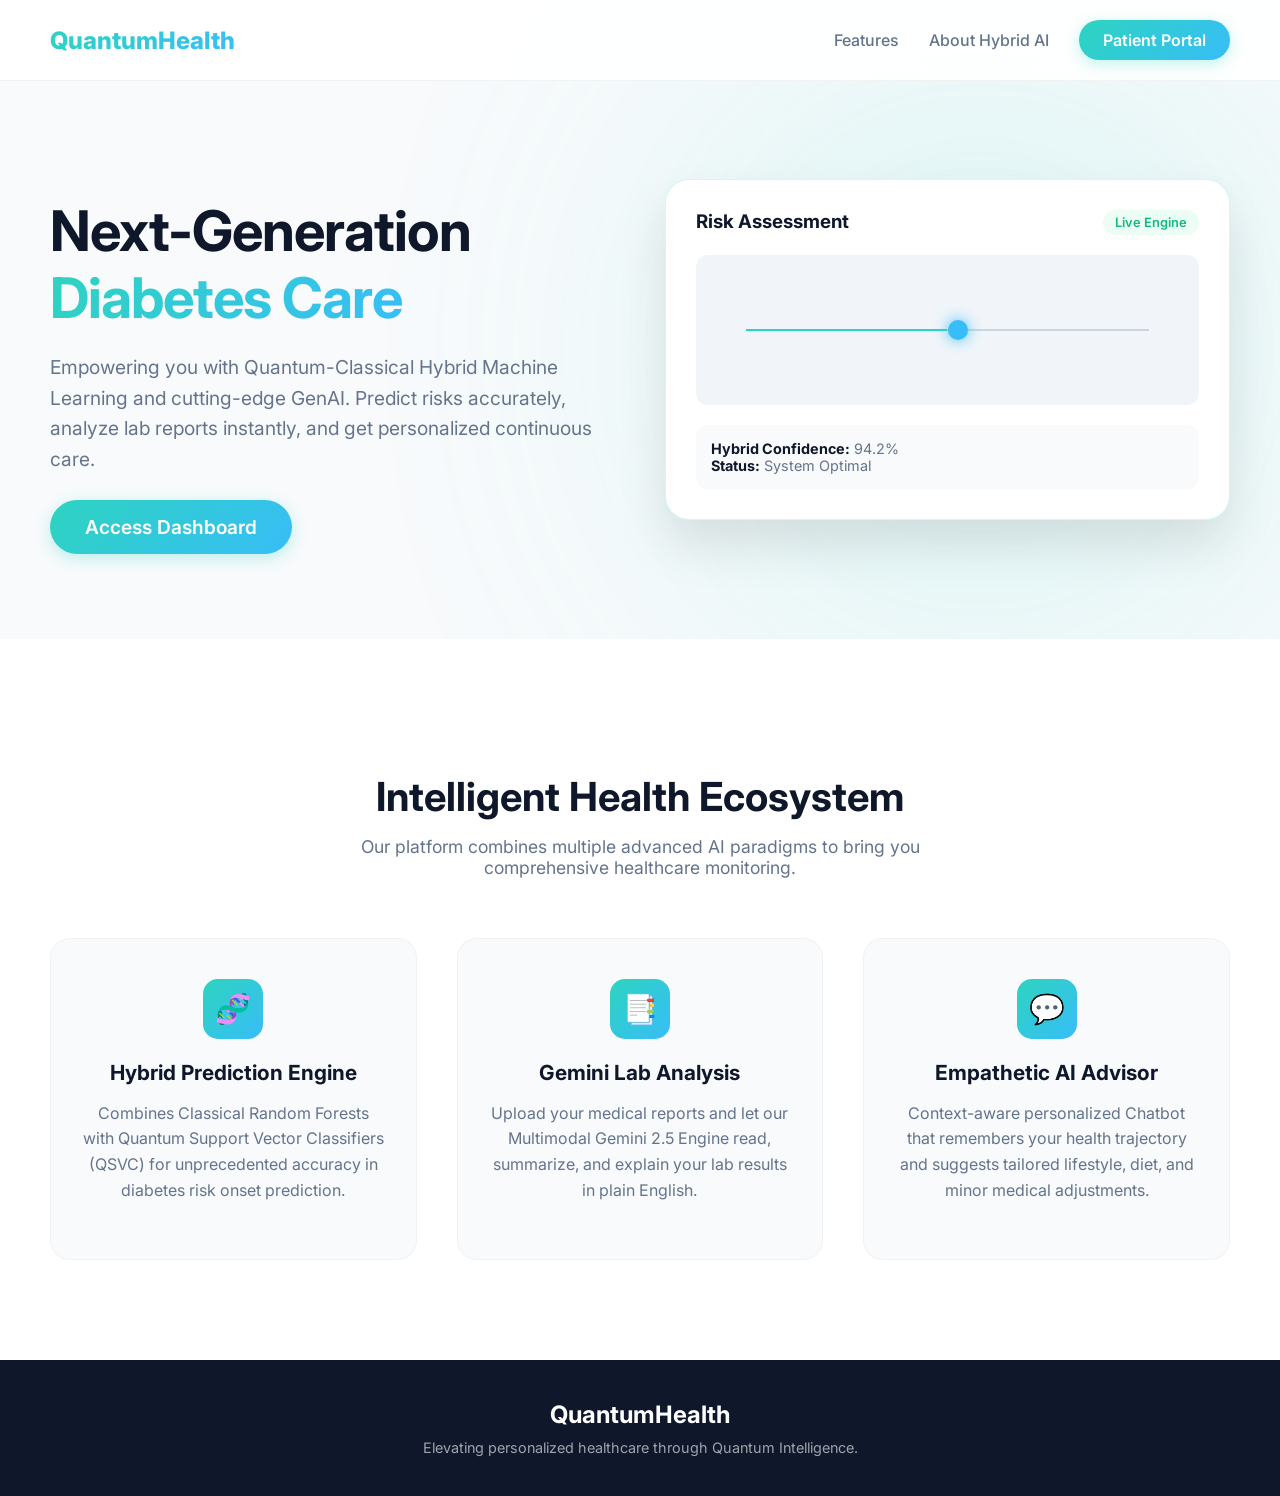
<file: frontend/templates/landing.html>
<!DOCTYPE html>
<html lang="en">

<head>
    <meta charset="UTF-8">
    <meta name="viewport" content="width=device-width, initial-scale=1.0">
    <title>Quantum Health AI | Intelligent Diabetes Management</title>
    <link href="https://fonts.googleapis.com/css2?family=Inter:wght@300;400;500;600;700&display=swap"
        rel="stylesheet">
    <style>
        :root {
            --primary-teal: #2dd4bf;
            --primary-blue: #38bdf8;
            --gradient-med: linear-gradient(135deg, var(--primary-teal) 0%, var(--primary-blue) 100%);
            --text-dark: #0f172a;
            --text-muted: #64748b;
            --bg-light: #f8fafc;
        }

        body {
            margin: 0;
            font-family: 'Inter', sans-serif;
            background-color: var(--bg-light);
            color: var(--text-dark);
            overflow-x: hidden;
        }

        /* Navbar */
        .navbar {
            display: flex;
            justify-content: space-between;
            align-items: center;
            padding: 20px 50px;
            background: rgba(255, 255, 255, 0.9);
            backdrop-filter: blur(10px);
            position: fixed;
            top: 0;
            width: 100%;
            box-sizing: border-box;
            z-index: 100;
            border-bottom: 1px solid rgba(0, 0, 0, 0.05);
        }

        .logo {
            font-size: 1.5rem;
            font-weight: 800;
            background: var(--gradient-med);
            -webkit-background-clip: text;
            background-clip: text;
            -webkit-text-fill-color: transparent;
            text-decoration: none;
        }

        .nav-links {
            display: flex;
            gap: 30px;
            align-items: center;
        }

        .nav-link {
            text-decoration: none;
            color: var(--text-muted);
            font-weight: 500;
            transition: 0.3s;
        }

        .nav-link:hover {
            color: var(--primary-teal);
        }

        .btn-portal {
            background: var(--gradient-med);
            color: white;
            padding: 10px 24px;
            border-radius: 30px;
            text-decoration: none;
            font-weight: 600;
            transition: transform 0.2s, box-shadow 0.2s;
            box-shadow: 0 4px 15px rgba(45, 212, 191, 0.3);
        }

        .btn-portal:hover {
            transform: translateY(-2px);
            box-shadow: 0 6px 20px rgba(45, 212, 191, 0.4);
        }

        /* Hero Section */
        .hero {
            padding: 160px 50px 100px;
            display: grid;
            grid-template-columns: 1fr 1fr;
            gap: 50px;
            align-items: center;
            max-width: 1400px;
            margin: 0 auto;
        }

        .hero-content h1 {
            font-size: 3.5rem;
            line-height: 1.2;
            margin-bottom: 20px;
            color: var(--text-dark);
            letter-spacing: -1px;
        }

        .hero-content p {
            font-size: 1.2rem;
            color: var(--text-muted);
            margin-bottom: 40px;
            line-height: 1.6;
        }

        .blob-bg {
            position: absolute;
            width: 600px;
            height: 600px;
            background: var(--primary-teal);
            filter: blur(150px);
            opacity: 0.15;
            border-radius: 50%;
            top: 50px;
            right: 0;
            z-index: -1;
        }

        /* Features Section */
        .features {
            padding: 100px 50px;
            background: white;
            text-align: center;
        }

        .features-grid {
            display: grid;
            grid-template-columns: repeat(3, 1fr);
            gap: 40px;
            max-width: 1200px;
            margin: 60px auto 0;
        }

        .feature-card {
            background: var(--bg-light);
            padding: 40px 30px;
            border-radius: 20px;
            border: 1px solid rgba(0, 0, 0, 0.03);
            transition: transform 0.3s;
        }

        .feature-card:hover {
            transform: translateY(-10px);
            box-shadow: 0 20px 40px rgba(0, 0, 0, 0.05);
        }

        .feature-icon {
            width: 60px;
            height: 60px;
            background: var(--gradient-med);
            border-radius: 15px;
            display: flex;
            align-items: center;
            justify-content: center;
            margin: 0 auto 20px;
            color: white;
            font-size: 1.8rem;
        }

        .feature-card h3 {
            font-size: 1.3rem;
            margin-bottom: 15px;
        }

        .feature-card p {
            color: var(--text-muted);
            line-height: 1.6;
        }

        /* Footer */
        footer {
            background: var(--text-dark);
            color: white;
            text-align: center;
            padding: 40px;
        }
    </style>
</head>

<body>

    <div class="blob-bg"></div>

    <nav class="navbar">
        <a href="/" class="logo">QuantumHealth</a>
        <div class="nav-links">
            <a href="#features" class="nav-link">Features</a>
            <a href="#about" class="nav-link">About Hybrid AI</a>
            <a href="/auth" class="btn-portal">Patient Portal</a>
        </div>
    </nav>

    <header class="hero">
        <div class="hero-content">
            <h1>Next-Generation <br><span
                    style="background: var(--gradient-med); -webkit-background-clip: text; background-clip: text; -webkit-text-fill-color: transparent;">Diabetes
                    Care</span></h1>
            <p>Empowering you with Quantum-Classical Hybrid Machine Learning and cutting-edge GenAI. Predict risks
                accurately, analyze lab reports instantly, and get personalized continuous care.</p>
            <a href="/auth" class="btn-portal" style="font-size: 1.2rem; padding: 15px 35px;">Access Dashboard</a>
        </div>
        <div class="hero-image" style="position: relative;">
            <div
                style="background: white; padding: 30px; border-radius: 24px; box-shadow: 0 25px 50px rgba(0,0,0,0.1); border: 1px solid rgba(45, 212, 191, 0.2);">
                <div style="display: flex; justify-content: space-between; margin-bottom: 20px;">
                    <h3 style="margin:0; color: #0f172a;">Risk Assessment</h3>
                    <span
                        style="background: #ecfdf5; color: #10b981; padding: 5px 12px; border-radius: 20px; font-weight: 600; font-size: 0.8rem;">Live
                        Engine</span>
                </div>
                <div
                    style="height: 150px; background: #f1f5f9; border-radius: 12px; margin-bottom: 20px; display: flex; align-items: center; justify-content: center; overflow: hidden; position: relative;">
                    <!-- Abstract visualization representation -->
                    <div style="width: 80%; height: 2px; background: #cbd5e1; position: absolute;"></div>
                    <div
                        style="width: 40%; height: 2px; background: var(--primary-teal); position: absolute; left: 10%;">
                    </div>
                    <div
                        style="width: 20px; height: 20px; background: var(--primary-blue); border-radius: 50%; box-shadow: 0 0 15px var(--primary-blue); position: absolute; left: 50%;">
                    </div>
                </div>
                <div
                    style="background: #f8fafc; padding: 15px; border-radius: 12px; font-size: 0.9rem; color: #64748b;">
                    <strong style="color: #0f172a;">Hybrid Confidence:</strong> 94.2% <br>
                    <strong style="color: #0f172a;">Status:</strong> System Optimal
                </div>
            </div>
        </div>
    </header>

    <section id="features" class="features">
        <h2 style="font-size: 2.5rem; margin-bottom: 15px;">Intelligent Health Ecosystem</h2>
        <p style="color: var(--text-muted); font-size: 1.1rem; max-width: 600px; margin: 0 auto;">Our platform combines
            multiple advanced AI paradigms to bring you comprehensive healthcare monitoring.</p>

        <div class="features-grid">
            <div class="feature-card">
                <div class="feature-icon">🧬</div>
                <h3>Hybrid Prediction Engine</h3>
                <p>Combines Classical Random Forests with Quantum Support Vector Classifiers (QSVC) for unprecedented
                    accuracy in diabetes risk onset prediction.</p>
            </div>
            <div class="feature-card">
                <div class="feature-icon">📑</div>
                <h3>Gemini Lab Analysis</h3>
                <p>Upload your medical reports and let our Multimodal Gemini 2.5 Engine read, summarize, and explain
                    your lab results in plain English.</p>
            </div>
            <div class="feature-card">
                <div class="feature-icon">💬</div>
                <h3>Empathetic AI Advisor</h3>
                <p>Context-aware personalized Chatbot that remembers your health trajectory and suggests tailored
                    lifestyle, diet, and minor medical adjustments.</p>
            </div>
        </div>
    </section>

    <footer>
        <h2 style="margin: 0 0 10px;">QuantumHealth</h2>
        <p style="opacity: 0.6; margin: 0; font-size: 0.9rem;">Elevating personalized healthcare through Quantum
            Intelligence.</p>
    </footer>

</body>

</html>
</file>
